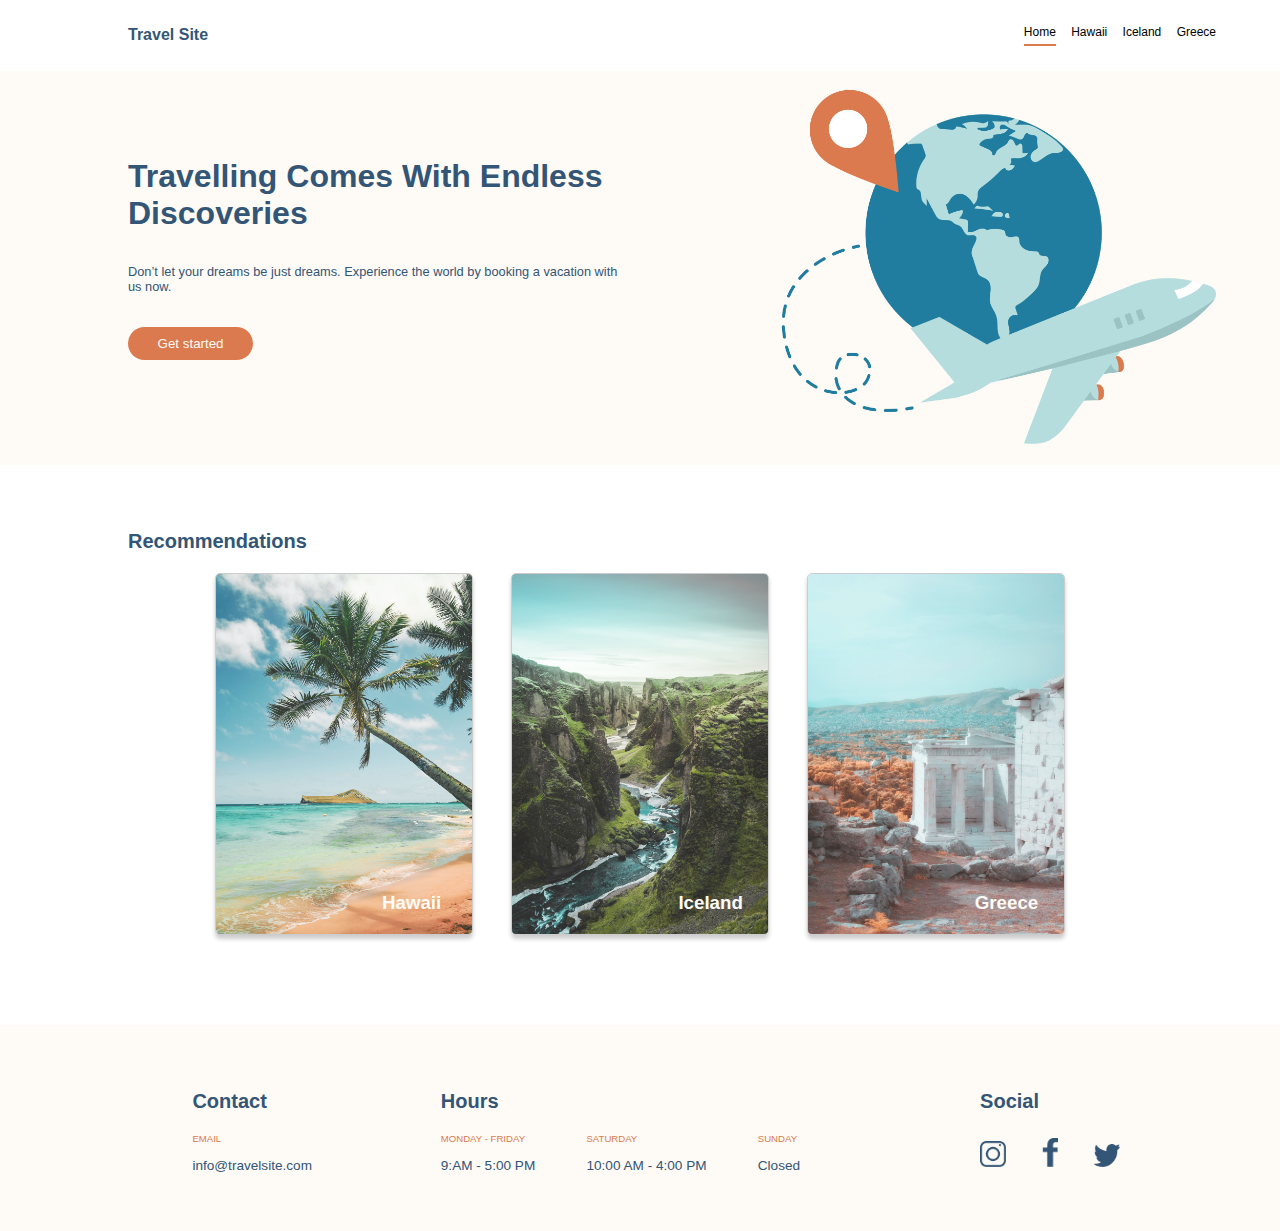
<file: index.html>
<!DOCTYPE html>
<html lang="en">
<head>
    <meta charset="UTF-8">
    <meta http-equiv="X-UA-Compatible" content="IE=edge">
    <meta name="viewport" content="width=device-width, initial-scale=1.0">
    <title>Travel Site - Bardia Dehbasti</title>
    <link rel="stylesheet" href="./scss/main.css">
</head>
<body>
<header>
    <nav class="navbar">
        <h3 class="navbar__h3">Travel Site</h3>
        <ul class="navbar__list">
            <li class="navbar__item navbar__item--current"><a class="navbar__item--link" href="#">Home</a></li>
            <li class="navbar__item"><a class="navbar__item--link" href="./pages/hawaii.html">Hawaii</a></li>
            <li class="navbar__item"><a class="navbar__item--link" href="./pages/iceland.html">Iceland</a></li>
            <li class="navbar__item"><a class="navbar__item--link" href="./pages/greece.html">Greece</a></li>
        </ul>
    </nav>
</header>
<main>
    <section class="hero">
        <section class="hero--left">
            <h3 class="hero__h3">Travelling Comes With Endless Discoveries</h3>
            <p class="hero__p">Don’t let your dreams be just dreams. Experience the world by booking a vacation with us now.</p>
            <button type="button" class="hero__button">Get started</button>
        </section>
        <img class="hero__img" src="./assets/Images/hero.png" alt="hero-image">
    </section>
    <section class="recommendations">
        <h3 class="recommendations__h3">Recommendations</h3>
        <section class="cards-section">
            <a class="card__link" href="./pages/hawaii.html"><section class="card card--hawaii">
                <img class="card__img" src="./assets/Images/hawaii.jpg" alt="hawaii-image">
                <h3 class="card__h3">Hawaii</h3>
            </section></a>
            <a class="card__link" href="./pages/iceland.html"><section class="card card--iceland">
                <img class="card__img" src="./assets/Images/iceland.jpg" alt="Iceland-image">
                <h3 class="card__h3">Iceland</h3>
            </section></a>
            <a class="card__link" href="./pages/greece.html"><section class="card card--greece">
                <img class="card__img" src="./assets/Images/greece.jpg" alt="Greece-image">
                <h3 class="card__h3">Greece</h3>
            </section></a>
        </section>
    </section>
</main>
<footer class="footer">
    <section class="contact">
        <h3 class="footer__h3">Contact</h3>
        <p class="footer__p--small">Email</p>
        <p class="footer__p">info@travelsite.com</p>
    </section>
    <section class="hours">
        <h3 class="footer__h3">Hours</h3>
        <section class="hours__container">
            <section class="hours__section">
                <p class="footer__p--small footer__p--margin">monday - friday</p>
                <p class="footer__p">9:AM - 5:00 PM</p>
            </section>
            <section class="hours__section">
                <p class="footer__p--small footer__p--margin">saturday</p>
                <p class="footer__p">10:00 AM - 4:00 PM</p>
            </section>
            <section class="hours__section">
                <p class="footer__p--small footer__p--margin">sunday</p>
                <p class="footer__p">Closed</p>
            </section>
        </section>
    </section>
   
    <section class="social">
        <h3 class="footer__h3">Social</h3>
        <section class="social__images">
            <img class="footer__img" src="./assets/Icons/icon-instagram.png" alt="instagram">
            <img class="footer__img footer__img--facebook" src="./assets/Icons/icon-facebook.png" alt="facebook">
            <img class="footer__img" src="./assets/Icons/icon-twitter.png" alt="twitter">
        </section>
    </section>
</footer>
</body>
</html>
</file>
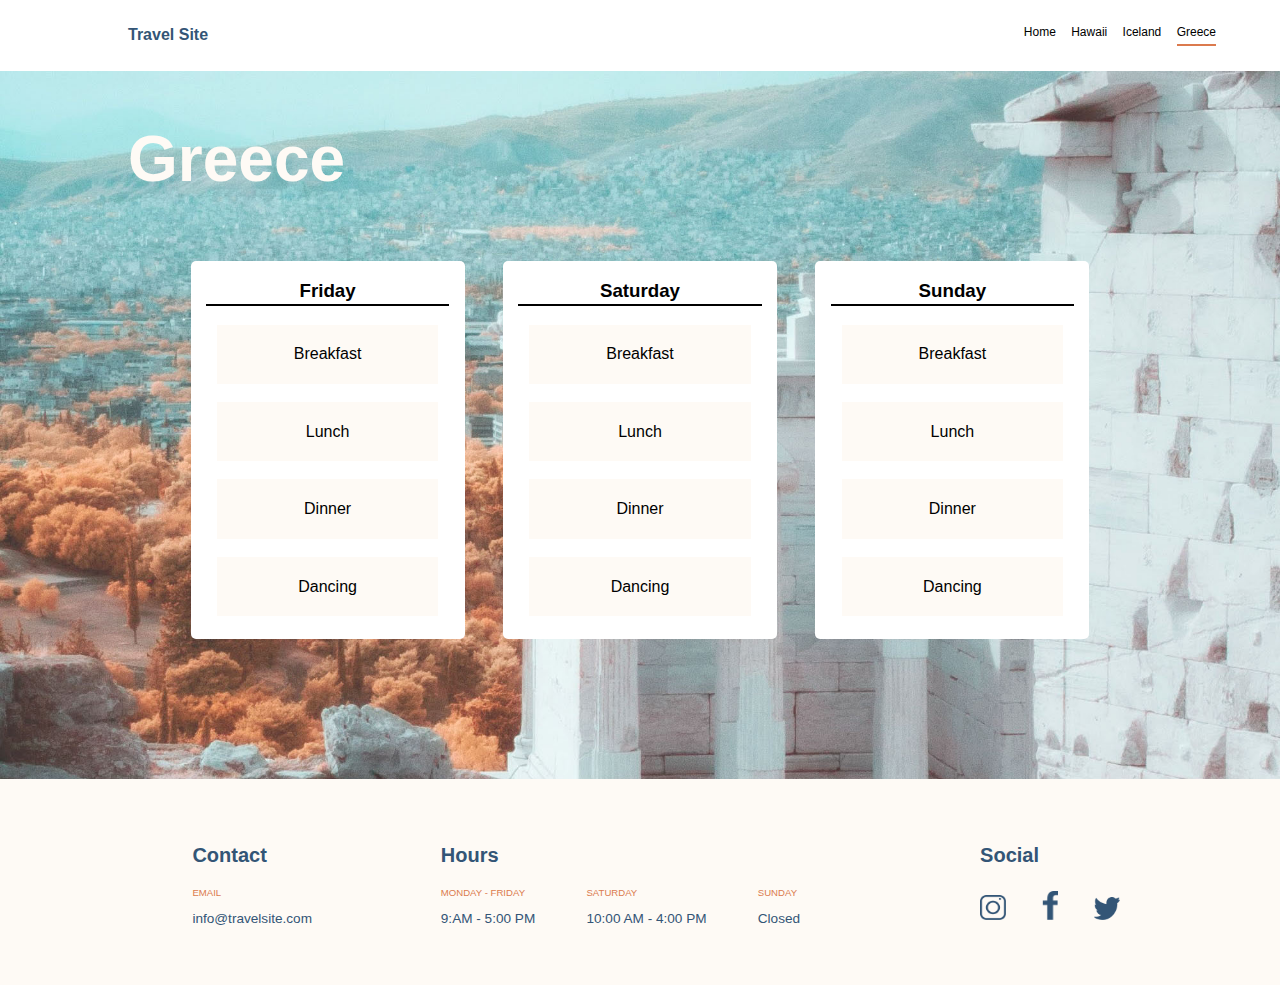
<file: pages/greece.html>
<!DOCTYPE html>
<html lang="en">
<head>
    <meta charset="UTF-8">
    <meta http-equiv="X-UA-Compatible" content="IE=edge">
    <meta name="viewport" content="width=device-width, initial-scale=1.0">
    <title>Travel Site - Bardia Dehbasti</title>
    <link rel="stylesheet" href="../scss/main.css">
</head>
<body>
    <header>
        <nav class="navbar">
            <h3 class="navbar__h3">Travel Site</h3>
            <ul class="navbar__list">
                <li class="navbar__item"><a class="navbar__item--link" href="../index.html">Home</a></li>
                <li class="navbar__item "><a class="navbar__item--link" href="./hawaii.html">Hawaii</a></li>
                <li class="navbar__item"><a class="navbar__item--link" href="./iceland.html">Iceland</a></li>
                <li class="navbar__item navbar__item--current"><a class="navbar__item--link" href="./greece.html">Greece</a></li>
            </ul>
        </nav>
    </header>
    <main class='main'>
        <h1 class="main__h1">Greece</h1>
        <img class="background-img" src="../assets/Images/greece.jpg" alt="background-image">
            <section class="cards-destination-section">
                <section class="card-destination">
                    <h3 class="card-destination__h3">Friday</h3>
                    <ul class="card-destination__list">
                        <li class="card-destination__list__item">Breakfast</li>
                        <li class="card-destination__list__item">Lunch</li>
                        <li class="card-destination__list__item">Dinner</li>
                        <li class="card-destination__list__item">Dancing</li>
                    </ul>
                </section>
                <section class="card-destination">
                    <h3 class="card-destination__h3">Saturday</h3>
                    <ul class="card-destination__list">
                        <li class="card-destination__list__item">Breakfast</li>
                        <li class="card-destination__list__item">Lunch</li>
                        <li class="card-destination__list__item">Dinner</li>
                        <li class="card-destination__list__item">Dancing</li>
                    </ul>
                </section>
                <section class="card-destination">
                    <h3 class="card-destination__h3">Sunday</h3>
                    <ul class="card-destination__list">
                        <li class="card-destination__list__item">Breakfast</li>
                        <li class="card-destination__list__item">Lunch</li>
                        <li class="card-destination__list__item">Dinner</li>
                        <li class="card-destination__list__item">Dancing</li>
                    </ul>
                </section>
            </section>
    </main>
    <footer class="footer">
        <section class="contact">
            <h3 class="footer__h3">Contact</h3>
            <p class="footer__p--small">Email</p>
            <p class="footer__p">info@travelsite.com</p>
        </section>
        <section class="hours">
            <h3 class="footer__h3">Hours</h3>
            <section class="hours__container">
                <section class="hours__section">
                    <p class="footer__p--small footer__p--margin">monday - friday</p>
                    <p class="footer__p">9:AM - 5:00 PM</p>
                </section>
                <section class="hours__section">
                    <p class="footer__p--small footer__p--margin">saturday</p>
                    <p class="footer__p">10:00 AM - 4:00 PM</p>
                </section>
                <section class="hours__section">
                    <p class="footer__p--small footer__p--margin">sunday</p>
                    <p class="footer__p">Closed</p>
                </section>
            </section>
        </section>
        <section class="social">
            <h3 class="footer__h3">Social</h3>
            <section class="social__images">
                <img class="footer__img" src="../assets/Icons/icon-instagram.png" alt="instagram">
                <img class="footer__img footer__img--facebook" src="../assets/Icons/icon-facebook.png" alt="facebook">
                <img class="footer__img" src="../assets/Icons/icon-twitter.png" alt="twitter">
            </section>
        </section>
    </footer>
</body>
</html>
</file>
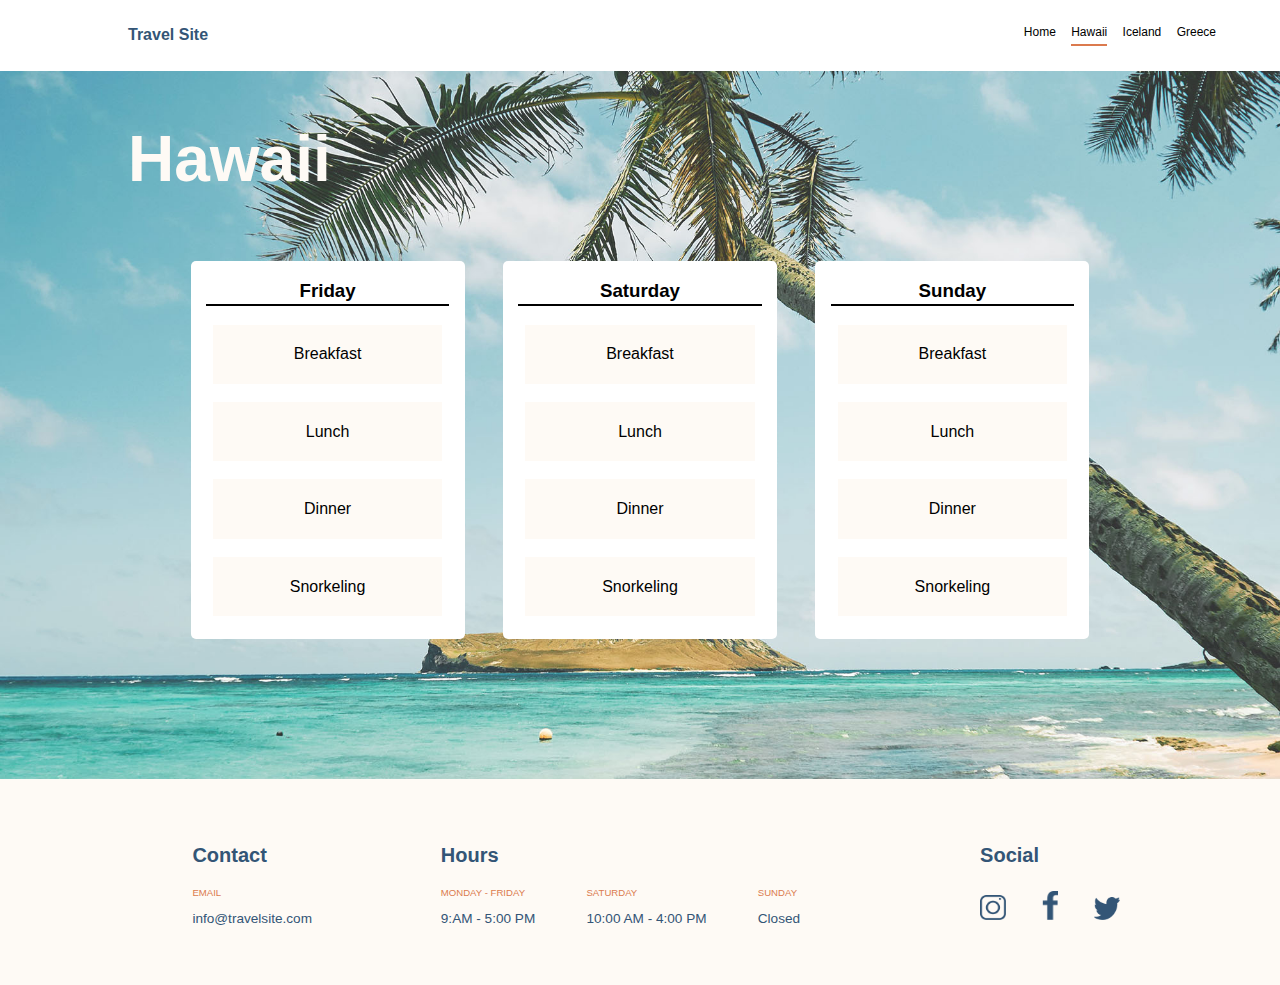
<file: pages/hawaii.html>
<!DOCTYPE html>
<html lang="en">
<head>
    <meta charset="UTF-8">
    <meta http-equiv="X-UA-Compatible" content="IE=edge">
    <meta name="viewport" content="width=device-width, initial-scale=1.0">
    <title>Travel Site - Bardia Dehbasti</title>
    <link rel="stylesheet" href="../scss/main.css">
</head>
<body>
    <header>
        <nav class="navbar">
            <h3 class="navbar__h3">Travel Site</h3>
            <ul class="navbar__list">
                <li class="navbar__item "><a class="navbar__item--link" href="../index.html">Home</a></li>
                <li class="navbar__item navbar__item--current"><a class="navbar__item--link" href="./hawaii.html">Hawaii</a></li>
                <li class="navbar__item"><a class="navbar__item--link" href="./iceland.html">Iceland</a></li>
                <li class="navbar__item"><a class="navbar__item--link" href="./greece.html">Greece</a></li>
            </ul>
        </nav>
    </header>
    <main class='main'>
        <h1 class="main__h1">Hawaii</h1>
        <img class="background-img" src="../assets/Images/hawaii.jpg" alt="background-image">
            <section class="cards-destination-section">
                <section class="card-destination">
                    <h3 class="card-destination__h3">Friday</h3>
                    <ul class="card-destination__list">
                        <li class="card-destination__list__item">Breakfast</li>
                        <li class="card-destination__list__item">Lunch</li>
                        <li class="card-destination__list__item">Dinner</li>
                        <li class="card-destination__list__item">Snorkeling</li>
                    </ul>
                </section>
                <section class="card-destination">
                    <h3 class="card-destination__h3">Saturday</h3>
                    <ul class="card-destination__list">
                        <li class="card-destination__list__item">Breakfast</li>
                        <li class="card-destination__list__item">Lunch</li>
                        <li class="card-destination__list__item">Dinner</li>
                        <li class="card-destination__list__item">Snorkeling</li>
                    </ul>
                </section>
                <section class="card-destination">
                    <h3 class="card-destination__h3">Sunday</h3>
                    <ul class="card-destination__list">
                        <li class="card-destination__list__item">Breakfast</li>
                        <li class="card-destination__list__item">Lunch</li>
                        <li class="card-destination__list__item">Dinner</li>
                        <li class="card-destination__list__item">Snorkeling</li>
                    </ul>
                </section>
            </section>
    </main>
    <footer class="footer">
        <section class="contact">
            <h3 class="footer__h3">Contact</h3>
            <p class="footer__p--small">Email</p>
            <p class="footer__p">info@travelsite.com</p>
        </section>
        <section class="hours">
            <h3 class="footer__h3">Hours</h3>
            <section class="hours__container">
                <section class="hours__section">
                    <p class="footer__p--small footer__p--margin">monday - friday</p>
                    <p class="footer__p">9:AM - 5:00 PM</p>
                </section>
                <section class="hours__section">
                    <p class="footer__p--small footer__p--margin">saturday</p>
                    <p class="footer__p">10:00 AM - 4:00 PM</p>
                </section>
                <section class="hours__section">
                    <p class="footer__p--small footer__p--margin">sunday</p>
                    <p class="footer__p">Closed</p>
                </section>
            </section>
        </section>
        <section class="social">
            <h3 class="footer__h3">Social</h3>
            <section class="social__images">
                <img class="footer__img" src="../assets/Icons/icon-instagram.png" alt="instagram">
                <img class="footer__img footer__img--facebook" src="../assets/Icons/icon-facebook.png" alt="facebook">
                <img class="footer__img" src="../assets/Icons/icon-twitter.png" alt="twitter">
            </section>
        </section>
    </footer>
</body>
</html>
</file>
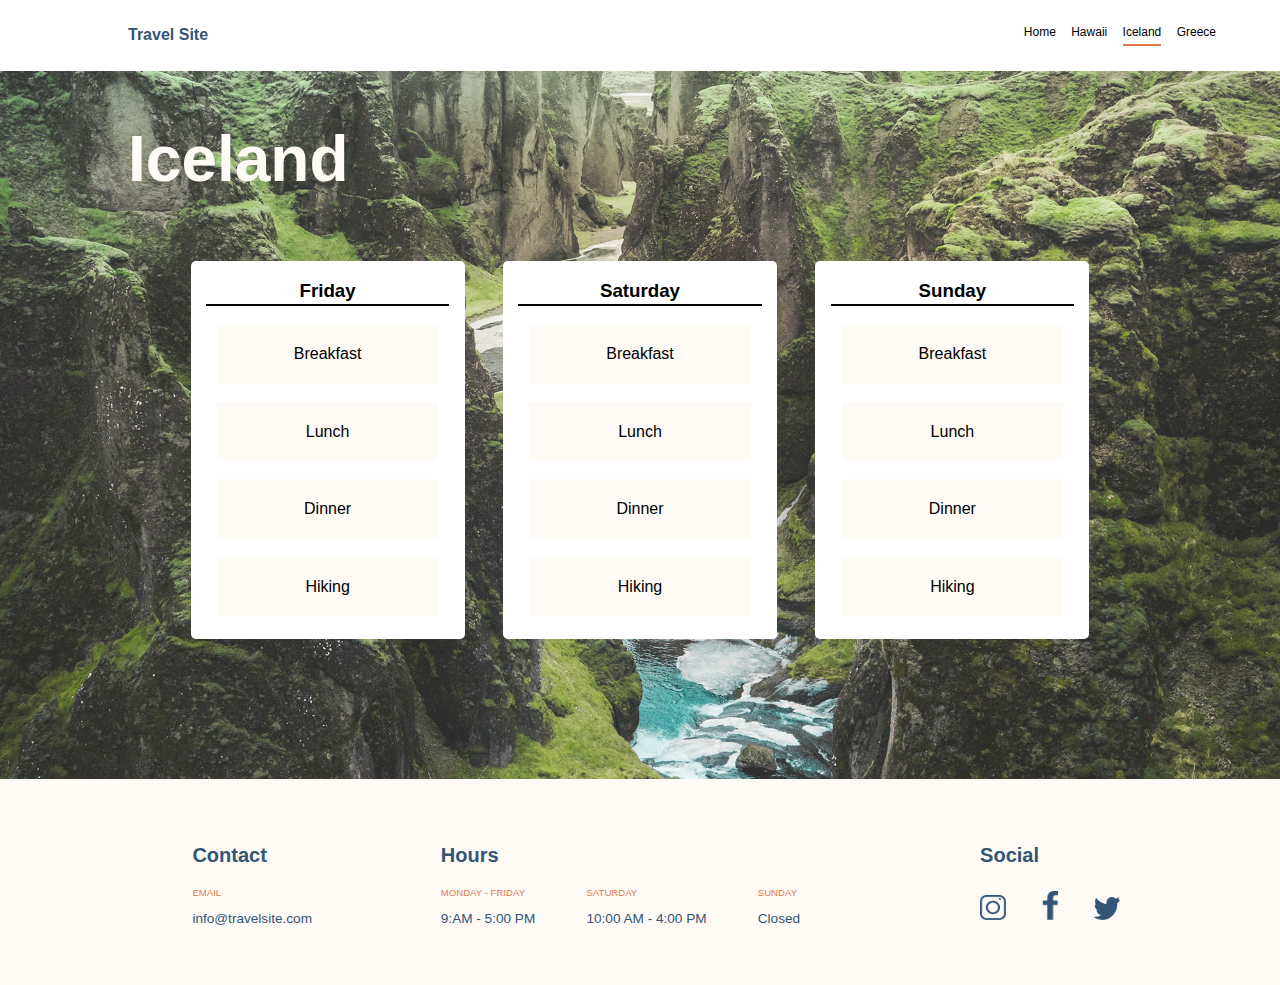
<file: pages/iceland.html>
<!DOCTYPE html>
<html lang="en">
<head>
    <meta charset="UTF-8">
    <meta http-equiv="X-UA-Compatible" content="IE=edge">
    <meta name="viewport" content="width=device-width, initial-scale=1.0">
    <title>Travel Site - Bardia Dehbasti</title>
    <link rel="stylesheet" href="../scss/main.css">
</head>
<body>
    <header>
        <nav class="navbar">
            <h3 class="navbar__h3">Travel Site</h3>
            <ul class="navbar__list">
                <li class="navbar__item "><a class="navbar__item--link" href="../index.html">Home</a></li>
                <li class="navbar__item"><a class="navbar__item--link" href="./hawaii.html">Hawaii</a></li>
                <li class="navbar__item navbar__item--current"><a class="navbar__item--link" href="./iceland.html">Iceland</a></li>
                <li class="navbar__item"><a class="navbar__item--link" href="./greece.html">Greece</a></li>
            </ul>
        </nav>
    </header>
    <main class='main'>
        <h1 class="main__h1">Iceland</h1>
        <img class="background-img" src="../assets/Images/iceland.jpg" alt="background-image">
            <section class="cards-destination-section">
                <section class="card-destination">
                    <h3 class="card-destination__h3">Friday</h3>
                    <ul class="card-destination__list">
                        <li class="card-destination__list__item">Breakfast</li>
                        <li class="card-destination__list__item">Lunch</li>
                        <li class="card-destination__list__item">Dinner</li>
                        <li class="card-destination__list__item">Hiking</li>
                    </ul>
                </section>
                <section class="card-destination">
                    <h3 class="card-destination__h3">Saturday</h3>
                    <ul class="card-destination__list">
                        <li class="card-destination__list__item">Breakfast</li>
                        <li class="card-destination__list__item">Lunch</li>
                        <li class="card-destination__list__item">Dinner</li>
                        <li class="card-destination__list__item">Hiking</li>
                    </ul>
                </section>
                <section class="card-destination">
                    <h3 class="card-destination__h3">Sunday</h3>
                    <ul class="card-destination__list">
                        <li class="card-destination__list__item">Breakfast</li>
                        <li class="card-destination__list__item">Lunch</li>
                        <li class="card-destination__list__item">Dinner</li>
                        <li class="card-destination__list__item">Hiking</li>
                    </ul>
                </section>
            </section>
    </main>
    <footer class="footer">
        <section class="contact">
            <h3 class="footer__h3">Contact</h3>
            <p class="footer__p--small">Email</p>
            <p class="footer__p">info@travelsite.com</p>
        </section>
        <section class="hours">
            <h3 class="footer__h3">Hours</h3>
            <section class="hours__container">
                <section class="hours__section">
                    <p class="footer__p--small footer__p--margin">monday - friday</p>
                    <p class="footer__p">9:AM - 5:00 PM</p>
                </section>
                <section class="hours__section">
                    <p class="footer__p--small footer__p--margin">saturday</p>
                    <p class="footer__p">10:00 AM - 4:00 PM</p>
                </section>
                <section class="hours__section">
                    <p class="footer__p--small footer__p--margin">sunday</p>
                    <p class="footer__p">Closed</p>
                </section>
            </section>
        </section>
        <section class="social">
            <h3 class="footer__h3">Social</h3>
            <section class="social__images">
                <img class="footer__img" src="../assets/Icons/icon-instagram.png" alt="instagram">
                <img class="footer__img footer__img--facebook" src="../assets/Icons/icon-facebook.png" alt="facebook">
                <img class="footer__img" src="../assets/Icons/icon-twitter.png" alt="twitter">
            </section>
        </section>
    </footer>
</body>
</html>
</file>
<file: scss/main.css>
body {
  font-family: Verdana, Geneva, Tahoma, sans-serif;
  box-sizing: border-box;
  margin: 0;
}

header {
  position: fixed;
  top: 0;
  bottom: auto;
  left: auto;
  right: auto;
  width: 100vw;
  z-index: 50;
}

.navbar {
  background: #FFFFFF;
  padding: 1vh 5vw 1vh 10vw;
  display: flex;
  justify-content: space-between;
  align-items: center;
  flex-direction: row;
  flex-wrap: nowrap;
}
.navbar__h3 {
  font-size: 1em;
  font-weight: 600;
  color: #335576;
  margin: 0;
}
.navbar__list {
  list-style: none;
  display: flex;
  justify-content: space-between;
  align-items: normal;
  flex-direction: row;
  flex-wrap: nowrap;
}
.navbar__item {
  font-size: 0.75rem;
  font-weight: 500;
  color: black;
  margin-left: 1.2vw;
}
.navbar__item:hover {
  background: #DB7A4E;
  color: #FEFAF5;
  transition: 0.5s ease-in-out;
}
.navbar__item--link {
  text-decoration: none;
  color: black;
}
.navbar__item--current {
  border-bottom: 2.5px solid #DB7A4E;
  padding-bottom: 0.55vh;
}

@media (max-width: 500px) {
  .navbar {
    display: flex;
    justify-content: center;
    align-items: center;
    flex-direction: column;
    flex-wrap: nowrap;
  }
  .navbar__h3 {
    font-size: 1.75rem;
  }
  .navbar__list {
    display: flex;
    justify-content: center;
    align-items: center;
    flex-direction: column;
    flex-wrap: nowrap;
    padding-left: 0;
  }
  .navbar__list__item {
    font-size: 1.2rem;
    margin-bottom: 1vh;
  }
}
.footer {
  background: #FEFAF5;
  padding: 5vh 5vw 5vh 10vw;
  display: flex;
  justify-content: space-around;
  align-items: normal;
  flex-direction: row;
  flex-wrap: nowrap;
}
@media (max-width: 900px) {
  .footer {
    display: flex;
    justify-content: space-around;
    align-items: center;
    flex-direction: column;
    flex-wrap: nowrap;
    row-gap: 5vh;
    text-align: center;
  }
}
.footer__h3 {
  font-size: 1.25rem;
  font-weight: 600;
  color: #335576;
}
.footer__p {
  font-size: 0.85rem;
  font-weight: 500;
  color: #335576;
}
.footer__p--small {
  font-size: 0.6rem;
  font-weight: 300;
  color: #DB7A4E;
  text-transform: uppercase;
}
.footer__p--margin {
  margin-top: 0;
}
.footer__img {
  width: 2vw;
  margin-right: 2.5vw;
}
@media (max-width: 900px) {
  .footer__img {
    margin-left: 2.5vw;
    width: 20px;
  }
}
.footer__img--facebook {
  width: 1.2vw;
}
@media (max-width: 900px) {
  .footer__img--facebook {
    width: 12px;
  }
}

.hours__container {
  display: flex;
  justify-content: space-between;
  align-items: normal;
  flex-direction: row;
  flex-wrap: nowrap;
}
@media (max-width: 900px) {
  .hours__container {
    display: flex;
    justify-content: space-around;
    align-items: center;
    flex-direction: column;
    flex-wrap: nowrap;
    row-gap: 2vh;
  }
}
.hours__section {
  margin-right: 4vw;
}
@media (max-width: 900px) {
  .hours__section {
    margin-right: 0;
  }
}

.social {
  display: flex;
  justify-content: space-between;
  align-items: normal;
  flex-direction: column;
  flex-wrap: nowrap;
}
.social__images {
  position: relative;
  top: auto;
  bottom: 1.2vw;
  left: auto;
  right: auto;
}

.main {
  height: 80vh;
  overflow: hidden;
  margin-top: 6.5vh;
}
.main__h1 {
  padding: 2.25vh 10vw 2.25vh 10vw;
  font-size: 4rem;
  font-weight: 800;
  color: #FEFAF5;
}

.background-img {
  width: 100%;
  background-position: center;
  position: relative;
  top: -90vh;
  bottom: auto;
  left: auto;
  right: auto;
  z-index: -20;
}

.cards-destination-section {
  display: flex;
  justify-content: center;
  align-items: center;
  flex-direction: row;
  flex-wrap: nowrap;
  -moz-column-gap: 3vw;
       column-gap: 3vw;
  position: absolute;
  top: auto;
  bottom: 0;
  left: auto;
  right: auto;
  z-index: 40;
  width: 100%;
  height: 100%;
}

.card-destination {
  background: #FFFFFF;
  padding: 0 1vh;
  width: 20vw;
  height: 42vh;
  border-radius: 5px;
  border: none;
  overflow: none;
  box-shadow: 0;
  display: flex;
  justify-content: normal;
  align-items: center;
  flex-direction: column;
  flex-wrap: nowrap;
}
.card-destination__h3 {
  padding-bottom: 0.25vh;
  border-bottom: 2px solid black;
  width: 95%;
  text-align: center;
}
.card-destination__list {
  list-style-type: none;
  display: flex;
  justify-content: space-around;
  align-items: center;
  flex-direction: column;
  flex-wrap: nowrap;
  row-gap: 2vh;
  margin: 0 auto;
  padding-bottom: 2.3vh;
  padding-left: 0;
}
.card-destination__list__item {
  background: #FEFAF5;
  padding: 2.3vh 3vw;
  width: 100%;
  text-align: center;
}
.card-destination__list__item:hover {
  background: #DB7A4E;
  color: #FEFAF5;
  transition: 0.5s ease-in-out;
}

@media (max-width: 900px) {
  .background-img {
    height: 200vh;
  }
  .cards-destination-section {
    flex-direction: column;
    row-gap: 5vh;
    top: 5vh;
  }
  .card-destination {
    width: 60vw;
    height: 15vh;
  }
  .card-destination__list {
    flex-direction: row;
  }
}
@media (min-width: 500px) and (max-width: 900px) {
  .main {
    height: 130vh;
  }
  .card-destination__list__item {
    padding: 1vh 1vw;
  }
}
@media (min-width: 200px) and (max-width: 500px) {
  .main {
    height: 180vh;
    margin-top: 20vh;
  }
  .background-img {
    height: 240vh;
  }
  .cards-destination-section {
    top: 60vh;
  }
  .card-destination {
    height: 50vh;
  }
  .card-destination__list {
    flex-direction: column;
  }
}
.hero {
  background: #FEFAF5;
  padding: 2.23vh 5vw 2.23vh 10vw;
  display: flex;
  justify-content: space-between;
  align-items: space-between;
  flex-direction: row;
  flex-wrap: nowrap;
  margin-top: 6.75vh;
}
.hero--left {
  width: 46%;
  margin-right: 1.6vw;
  display: flex;
  justify-content: normal;
  align-items: normal;
  flex-direction: column;
  flex-wrap: nowrap;
  padding-top: 5vh;
  row-gap: 2.2vh;
}
.hero__h3 {
  font-size: 2rem;
  font-weight: 700;
  color: #335576;
  margin-bottom: 0;
}
.hero__p {
  font-size: 0.8rem;
  font-weight: 300;
  color: #335576;
}
.hero__button {
  background-color: #DB7A4E;
  color: #FEFAF5;
  border: none;
  border-radius: 20px;
  width: 25%;
  padding: 1vh 2vw;
}
@media (min-width: 820px) and (max-width: 1200px) {
  .hero__button {
    width: 30%;
  }
}
@media (min-width: 750px) and (max-width: 820px) {
  .hero__button {
    width: 40%;
  }
}
.hero__img {
  width: 40%;
}
@media (min-width: 900px) and (max-width: 1200px) {
  .hero__img {
    width: 45%;
  }
}
@media (min-width: 750px) and (max-width: 900px) {
  .hero__img {
    width: 50%;
  }
}

@media (min-width: 350px) and (max-width: 750px) {
  .hero {
    display: flex;
    justify-content: space-evenly;
    align-items: center;
    flex-direction: column;
    flex-wrap: nowrap;
    margin-top: 3.5vh;
  }
  .hero--left {
    padding-top: 2vh;
    order: 2;
    width: 80%;
  }
  .hero__img {
    order: 1;
    width: 80%;
    position: relative;
    top: 2vh;
  }
  .hero__h3 {
    margin-top: 1vh;
  }
  .hero__button {
    width: 20vw;
  }
}
@media (max-width: 400px) {
  .hero {
    display: flex;
    justify-content: space-evenly;
    align-items: center;
    flex-direction: column;
    flex-wrap: nowrap;
    margin-top: 3.5vh;
  }
  .hero--left {
    padding-top: 2vh;
    order: 2;
    width: 100%;
  }
  .hero__img {
    order: 1;
    width: 100%;
    position: relative;
    top: 2vh;
  }
  .hero__h3 {
    margin-top: 1vh;
  }
  .hero__button {
    width: 30vw;
  }
}
@media (max-width: 500px) {
  .hero {
    margin-top: 20vh;
  }
}
.recommendations {
  background: #FFFFFF;
  padding: 5vh 10vw 10vh 10vw;
}
.recommendations__h3 {
  font-size: 1.25rem;
  font-weight: 600;
  color: #335576;
}
@media (max-width: 900px) {
  .recommendations__h3 {
    text-align: center;
  }
}

.cards-section {
  display: flex;
  justify-content: center;
  align-items: normal;
  flex-direction: row;
  flex-wrap: nowrap;
  -moz-column-gap: 3vw;
       column-gap: 3vw;
}
@media (max-width: 900px) {
  .cards-section {
    display: flex;
    justify-content: space-around;
    align-items: center;
    flex-direction: column;
    flex-wrap: nowrap;
    row-gap: 5vw;
  }
}

.card {
  width: 20vw;
  height: 40vh;
  border-radius: 5px;
  border: 1px solid rgba(0, 0, 0, 0.2);
  overflow: hidden;
  box-shadow: 0px 4px 4px rgba(0, 0, 0, 0.2);
}
@media (max-width: 900px) {
  .card {
    width: 40vw;
    height: 50vh;
  }
}
@media (max-width: 550px) {
  .card {
    width: 50vw;
  }
}
@media (max-width: 430px) {
  .card {
    width: 60vw;
    height: 40vh;
  }
}
@media (max-width: 360px) {
  .card {
    width: 50vw;
    height: 30vh;
  }
}
.card__img {
  width: 100%;
  height: 100%;
  z-index: -1;
}
.card:hover {
  border: 3px solid #DB7A4E;
  transition: 0.5s ease-in-out;
}
.card__h3 {
  position: relative;
  top: auto;
  bottom: 18%;
  left: 65%;
  right: auto;
  z-index: 1;
  color: #FEFAF5;
}
@media (min-width: 900px) and (max-width: 1200px) {
  .card__h3 {
    left: 55%;
  }
}
@media (max-width: 360px) {
  .card__h3 {
    left: 30%;
  }
}
.card__link {
  text-decoration: none;
  transform: scale(1);
  transition: 0.5s ease-in-out;
}
.card__link:hover {
  transform: scale(1.1);
  transition: 0.5s ease-in-out;
}/*# sourceMappingURL=main.css.map */
</file>
